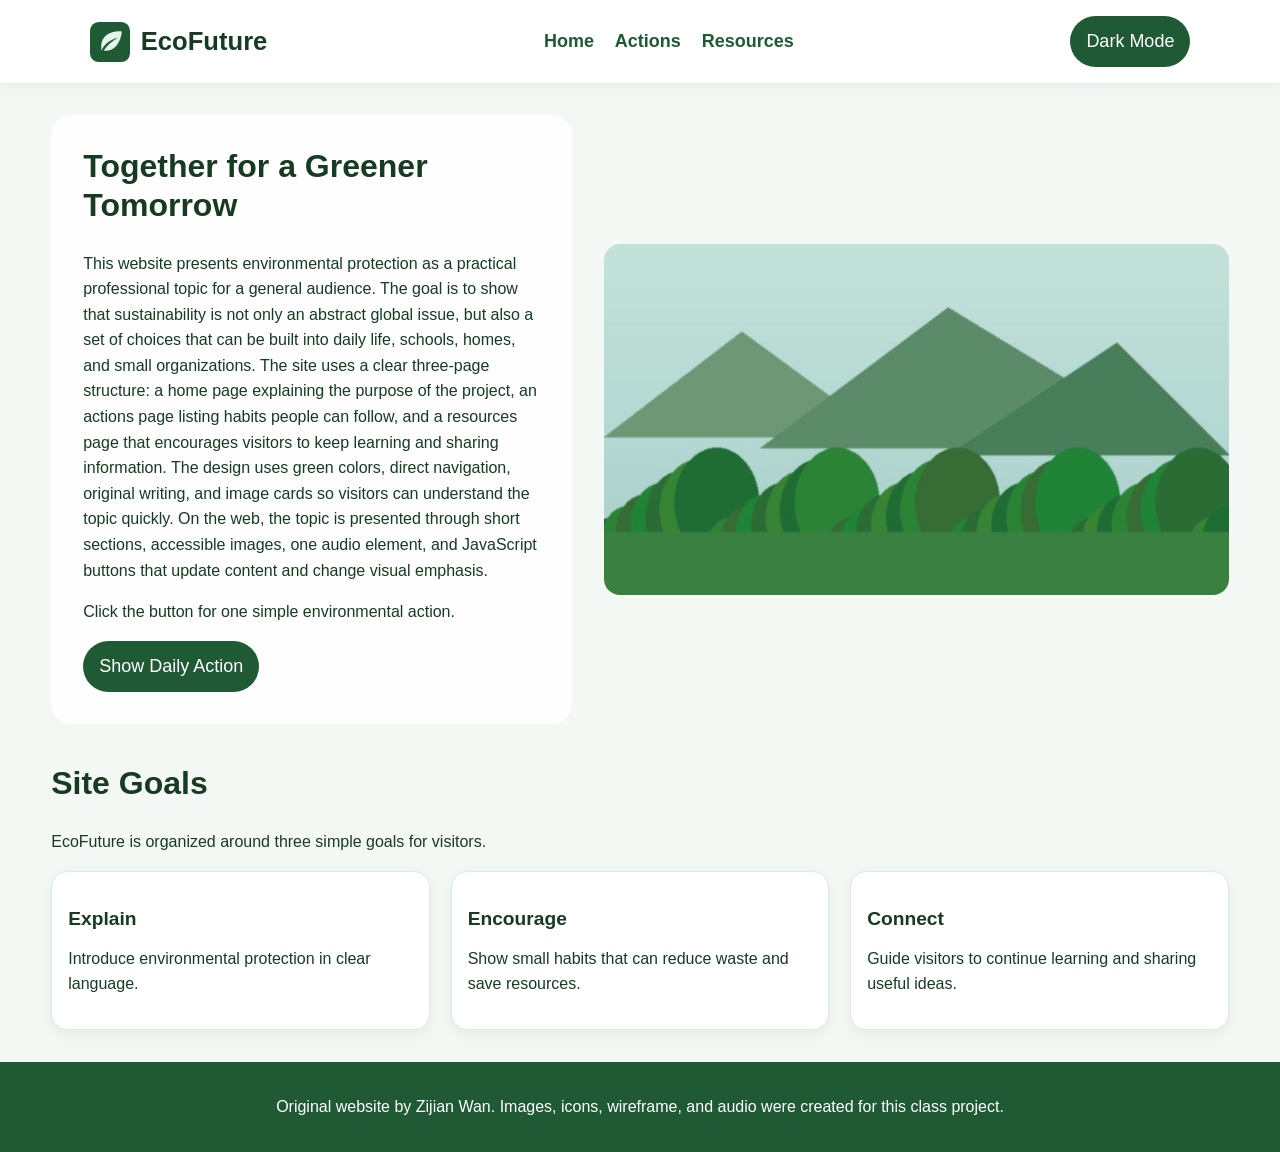
<file: index.html>
<!DOCTYPE html>
<html lang="en">
<head>
  <meta charset="UTF-8">
  <meta name="viewport" content="width=device-width, initial-scale=1.0">
  <title>EcoFuture | Home</title>
  <link rel="stylesheet" href="styles.css">
</head>
<body>
<header>
  <div class="logo">
    <img src="images/site-icon.svg" width="40" height="40" alt="EcoFuture leaf logo">
    <h1>EcoFuture</h1>
  </div>
  <nav aria-label="Main navigation">
    <ul>
      <li><a href="index.html">Home</a></li>
      <li><a href="actions.html">Actions</a></li>
      <li><a href="resources.html">Resources</a></li>
    </ul>
  </nav>
  <button id="theme-toggle" type="button">Dark Mode</button>
</header>
<main>
<section class="hero">
  <div class="hero-text">
    <h2>Together for a Greener Tomorrow</h2>
    <p>This website presents environmental protection as a practical professional topic for a general audience. The goal is to show that sustainability is not only an abstract global issue, but also a set of choices that can be built into daily life, schools, homes, and small organizations. The site uses a clear three-page structure: a home page explaining the purpose of the project, an actions page listing habits people can follow, and a resources page that encourages visitors to keep learning and sharing information. The design uses green colors, direct navigation, original writing, and image cards so visitors can understand the topic quickly. On the web, the topic is presented through short sections, accessible images, one audio element, and JavaScript buttons that update content and change visual emphasis.</p>
    <p id="daily-tip">Click the button for one simple environmental action.</p>
    <button id="tip-button" type="button">Show Daily Action</button>
  </div>
  <img src="images/forest.jpg" srcset="images/forest.jpg 1x, images/forest-2x.jpg 2x" width="800" height="450" alt="Green forest landscape representing environmental protection">
</section>

<section>
  <h2>Site Goals</h2>
  <p class="section-intro">EcoFuture is organized around three simple goals for visitors.</p>
  <div class="card-grid">
    <article class="card">
      <div class="card-content">
        <h3>Explain</h3>
        <p>Introduce environmental protection in clear language.</p>
      </div>
    </article>
    <article class="card">
      <div class="card-content">
        <h3>Encourage</h3>
        <p>Show small habits that can reduce waste and save resources.</p>
      </div>
    </article>
    <article class="card">
      <div class="card-content">
        <h3>Connect</h3>
        <p>Guide visitors to continue learning and sharing useful ideas.</p>
      </div>
    </article>
  </div>
</section>
</main>
<footer>
  <p>Original website by Zijian Wan. Images, icons, wireframe, and audio were created for this class project.</p>
</footer>
<script src="script.js"></script>
</body>
</html>
</file>
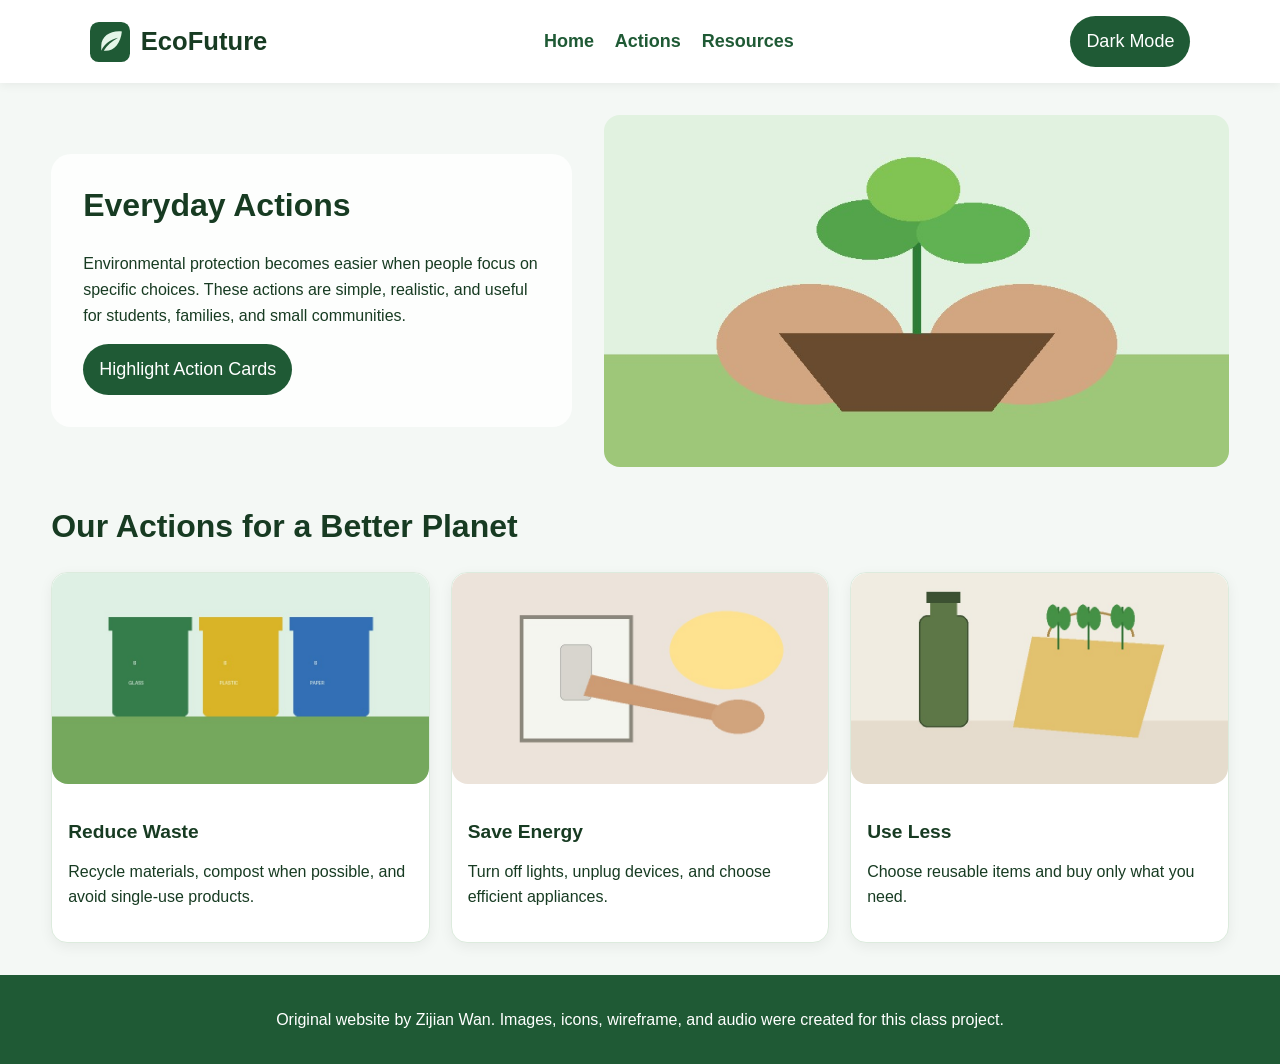
<file: actions.html>
<!DOCTYPE html>
<html lang="en">
<head>
  <meta charset="UTF-8">
  <meta name="viewport" content="width=device-width, initial-scale=1.0">
  <title>EcoFuture | Actions</title>
  <link rel="stylesheet" href="styles.css">
</head>
<body>
<header>
  <div class="logo">
    <img src="images/site-icon.svg" width="40" height="40" alt="EcoFuture leaf logo">
    <h1>EcoFuture</h1>
  </div>
  <nav aria-label="Main navigation">
    <ul>
      <li><a href="index.html">Home</a></li>
      <li><a href="actions.html">Actions</a></li>
      <li><a href="resources.html">Resources</a></li>
    </ul>
  </nav>
  <button id="theme-toggle" type="button">Dark Mode</button>
</header>
<main>
<section class="hero">
  <div class="hero-text">
    <h2>Everyday Actions</h2>
    <p>Environmental protection becomes easier when people focus on specific choices. These actions are simple, realistic, and useful for students, families, and small communities.</p>
    <button id="highlight-button" type="button">Highlight Action Cards</button>
  </div>
  <img src="images/planting.jpg" srcset="images/planting.jpg 1x, images/planting-2x.jpg 2x" width="800" height="450" alt="Hands holding a small plant">
</section>

<section id="habits">
  <h2>Our Actions for a Better Planet</h2>
  <div class="card-grid">
    <article class="card">
      <img src="images/recycle.jpg" srcset="images/recycle.jpg 1x, images/recycle-2x.jpg 2x" width="800" height="450" alt="Three recycling bins for glass plastic and paper">
      <div class="card-content">
        <h3>Reduce Waste</h3>
        <p>Recycle materials, compost when possible, and avoid single-use products.</p>
      </div>
    </article>
    <article class="card">
      <img src="images/light.jpg" srcset="images/light.jpg 1x, images/light-2x.jpg 2x" width="800" height="450" alt="A hand turning off a light switch">
      <div class="card-content">
        <h3>Save Energy</h3>
        <p>Turn off lights, unplug devices, and choose efficient appliances.</p>
      </div>
    </article>
    <article class="card">
      <img src="images/bottle.jpg" srcset="images/bottle.jpg 1x, images/bottle-2x.jpg 2x" width="800" height="450" alt="Reusable bottle and grocery bag">
      <div class="card-content">
        <h3>Use Less</h3>
        <p>Choose reusable items and buy only what you need.</p>
      </div>
    </article>
  </div>
</section>
</main>
<footer>
  <p>Original website by Zijian Wan. Images, icons, wireframe, and audio were created for this class project.</p>
</footer>
<script src="script.js"></script>
</body>
</html>
</file>
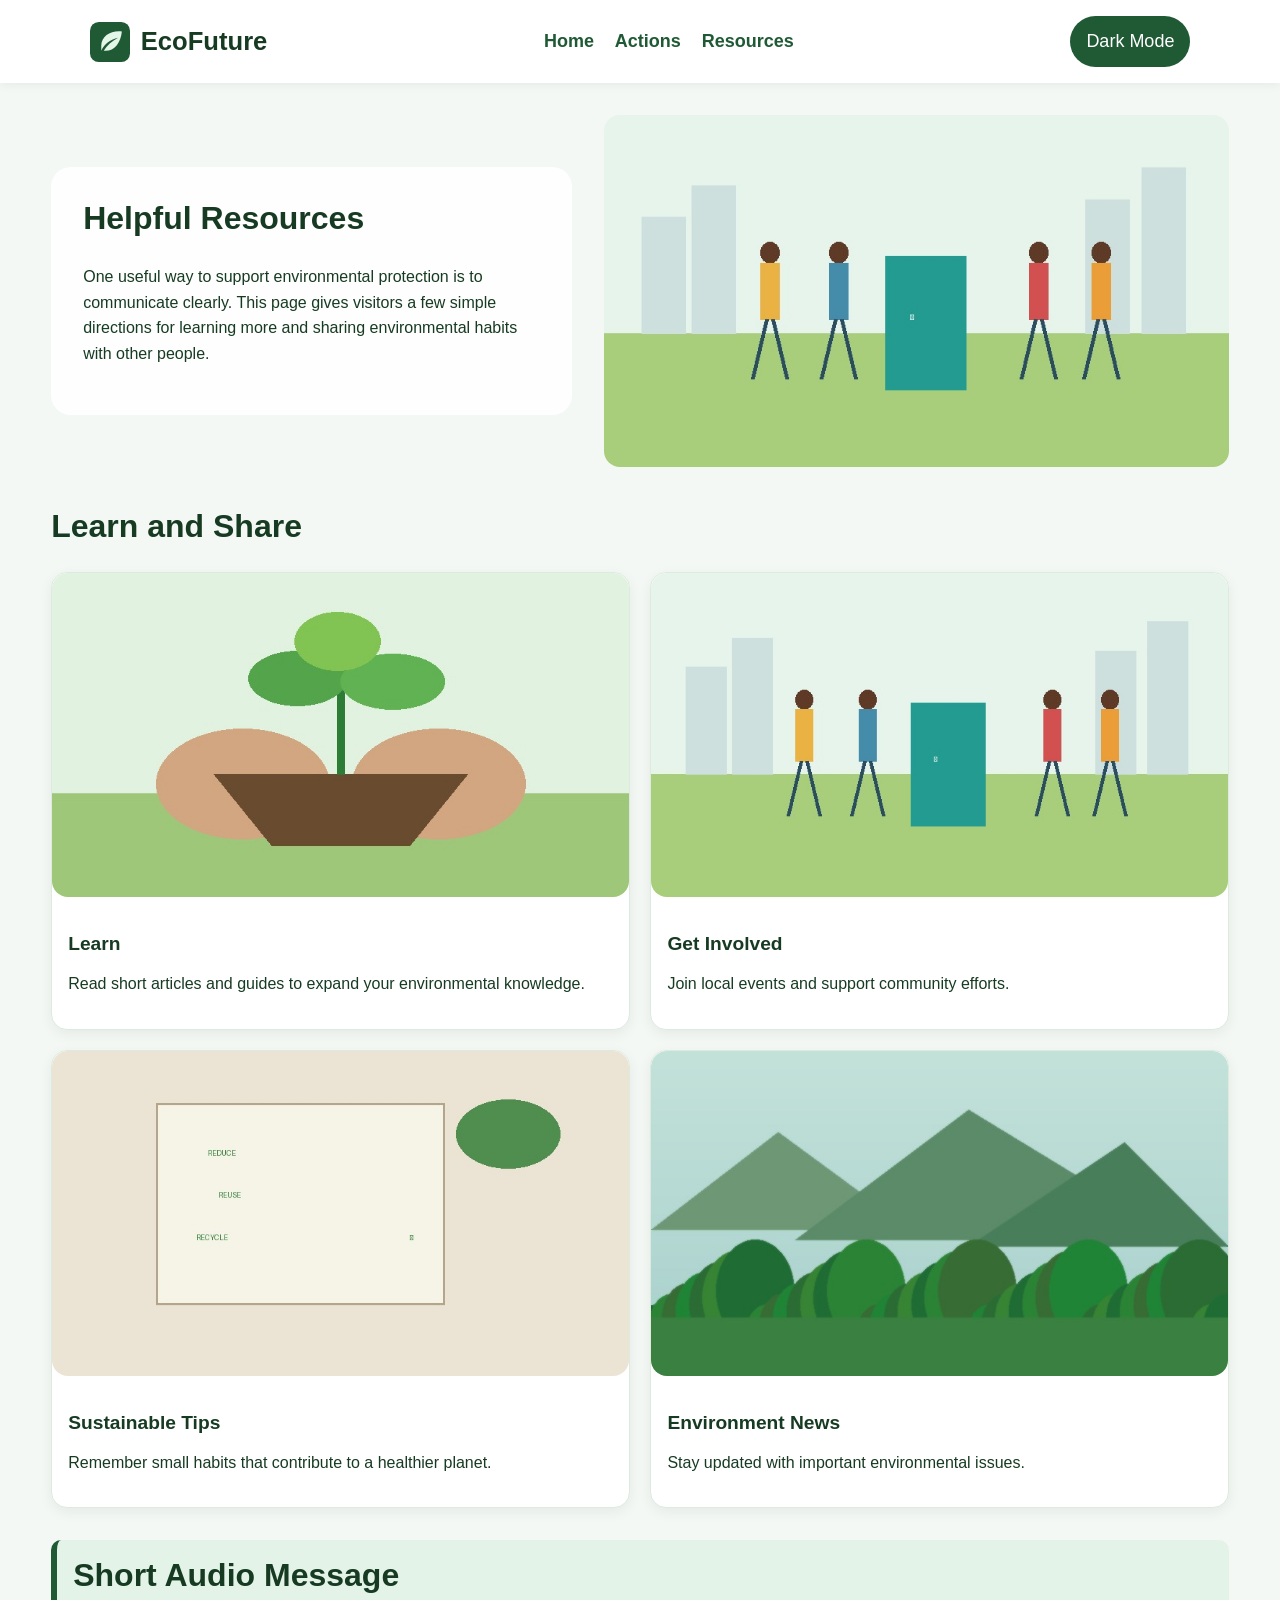
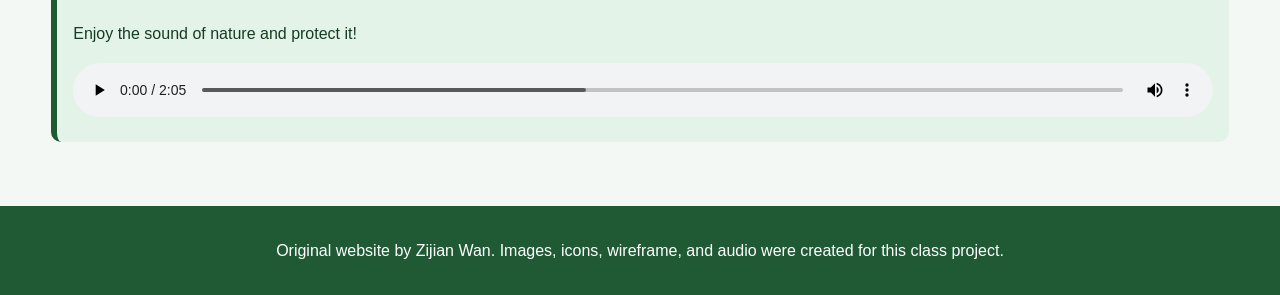
<file: resources.html>
<!DOCTYPE html>
<html lang="en">
<head>
  <meta charset="UTF-8">
  <meta name="viewport" content="width=device-width, initial-scale=1.0">
  <title>EcoFuture | Resources</title>
  <link rel="stylesheet" href="styles.css">
</head>
<body>
<header>
  <div class="logo">
    <img src="images/site-icon.svg" width="40" height="40" alt="EcoFuture leaf logo">
    <h1>EcoFuture</h1>
  </div>
  <nav aria-label="Main navigation">
    <ul>
      <li><a href="index.html">Home</a></li>
      <li><a href="actions.html">Actions</a></li>
      <li><a href="resources.html">Resources</a></li>
    </ul>
  </nav>
  <button id="theme-toggle" type="button">Dark Mode</button>
</header>
<main>
<section class="hero">
  <div class="hero-text">
    <h2>Helpful Resources</h2>
    <p>One useful way to support environmental protection is to communicate clearly. This page gives visitors a few simple directions for learning more and sharing environmental habits with other people.</p>
  </div>
  <img src="images/cleanup.jpg" srcset="images/cleanup.jpg 1x, images/cleanup-2x.jpg 2x" width="800" height="450" alt="People cleaning a park and recycling">
</section>

<section>
  <h2>Learn and Share</h2>
  <div class="resource-grid">
    <article class="card">
      <img src="images/planting.jpg" srcset="images/planting.jpg 1x, images/planting-2x.jpg 2x" width="800" height="450" alt="Hands holding soil and a plant">
      <div class="card-content">
        <h3>Learn</h3>
        <p>Read short articles and guides to expand your environmental knowledge.</p>
      </div>
    </article>
    <article class="card">
      <img src="images/cleanup.jpg" srcset="images/cleanup.jpg 1x, images/cleanup-2x.jpg 2x" width="800" height="450" alt="Community cleanup in a park">
      <div class="card-content">
        <h3>Get Involved</h3>
        <p>Join local events and support community efforts.</p>
      </div>
    </article>
    <article class="card">
      <img src="images/reduce-note.jpg" srcset="images/reduce-note.jpg 1x, images/reduce-note-2x.jpg 2x" width="800" height="450" alt="Notebook with reduce reuse recycle message">
      <div class="card-content">
        <h3>Sustainable Tips</h3>
        <p>Remember small habits that contribute to a healthier planet.</p>
      </div>
    </article>
    <article class="card">
      <img src="images/forest.jpg" srcset="images/forest.jpg 1x, images/forest-2x.jpg 2x" width="800" height="450" alt="Green mountain and forest landscape">
      <div class="card-content">
        <h3>Environment News</h3>
        <p>Stay updated with important environmental issues.</p>
      </div>
    </article>
  </div>
</section>

<section class="callout">
  <h2>Short Audio Message</h2>
  <p>Enjoy the sound of nature and protect it!</p>
  <audio controls>
    <source src="images/environment_audio.mp3" type="audio/mpeg">
    Your browser does not support the audio element.
  </audio>
</section>
</main>
<footer>
  <p>Original website by Zijian Wan. Images, icons, wireframe, and audio were created for this class project.</p>
</footer>
<script src="script.js"></script>
</body>
</html>
</file>
<file: styles.css>
@font-face {
  font-family: "EcoFont";
  src: local("Arial");
}

* {
  box-sizing: border-box;
}

body {
  margin: 0;
  font-family: EcoFont, Arial, sans-serif;
  font-size: 18px;
  line-height: 1.6;
  color: #173b22;
  background: #f4f8f5;
}

header {
  display: flex;
  justify-content: space-between;
  align-items: center;
  gap: 1.5rem;
  padding: 1rem 7%;
  background: white;
  box-shadow: 0 2px 10px rgba(0,0,0,0.06);
  position: sticky;
  top: 0;
  z-index: 10;
}

.logo {
  display: flex;
  align-items: center;
  gap: 0.7rem;
}

.logo h1 {
  margin: 0;
  font-size: 1.6rem;
}

nav ul {
  display: flex;
  gap: 1.3rem;
  list-style: none;
  margin: 0;
  padding: 0;
}

a:link {
  color: #1f5a35;
  text-decoration: none;
  font-weight: 700;
}

a:visited {
  color: #47694f;
}

a:hover {
  color: #0c8a43;
  text-decoration: underline;
}

a:active {
  color: #e0a91b;
}

button {
  border: none;
  border-radius: 999px;
  padding: 0.7rem 1rem;
  background: #1f5a35;
  color: white;
  font: inherit;
  cursor: pointer;
}

button:hover {
  background: #174429;
}

main {
  width: min(1200px, 92%);
  margin: 0 auto;
  padding: 2rem 0;
}

.hero {
  display: grid;
  grid-template-columns: 1fr 1.2fr;
  gap: 2rem;
  align-items: center;
  margin-bottom: 2.5rem;
}

.hero-text {
  background: rgba(255,255,255,0.86);
  padding: 2rem;
  border-radius: 20px;
}

.hero img,
.card img {
  width: 100%;
  height: auto;
  border-radius: 16px;
  display: block;
}

h1, h2, h3 {
  font-family: EcoFont, Arial, sans-serif;
  line-height: 1.2;
}

h2 {
  font-size: 2rem;
  margin-top: 0;
}

h3 {
  font-size: 1.2rem;
  margin-bottom: 0.3rem;
}

p {
  font-size: 1rem;
}

.section-intro {
  max-width: 650px;
  margin-bottom: 1rem;
}

.card-grid {
  display: grid;
  grid-template-columns: repeat(3, 1fr);
  gap: 1.3rem;
}

.resource-grid {
  display: grid;
  grid-template-columns: repeat(2, 1fr);
  gap: 1.3rem;
}

.card {
  background: white;
  border: 1px solid #dcebdd;
  border-radius: 16px;
  overflow: hidden;
  box-shadow: 0 4px 14px rgba(0,0,0,0.06);
}

.card-content {
  padding: 1rem;
}

.callout {
  margin: 2rem 0;
  padding: 1rem;
  border-left: 6px solid #1f5a35;
  background: #e4f3e8;
  border-radius: 10px;
}

.highlight {
  background: #fff4b8;
}

footer {
  padding: 1rem 7%;
  color: white;
  background: #1f5a35;
  text-align: center;
}

audio {
  width: 100%;
}

.dark-mode {
  background: #101712;
  color: #eef7ef;
}

.dark-mode header,
.dark-mode .hero-text,
.dark-mode .card {
  background: #18251d;
}

.dark-mode .callout {
  background: #203429;
}

.dark-mode a:link {
  color: #9be0a8;
}

.dark-mode a:visited {
  color: #bad7bf;
}

.dark-mode .highlight {
  background: #454014;
}

@media (max-width: 750px) {
  body {
    font-size: 16px;
  }

  header,
  nav ul,
  .hero,
  .card-grid,
  .resource-grid {
    display: block;
  }

  nav ul {
    margin: 1rem 0;
  }

  nav li {
    margin: 0.4rem 0;
  }

  .card {
    margin-bottom: 1rem;
  }
}
</file>
